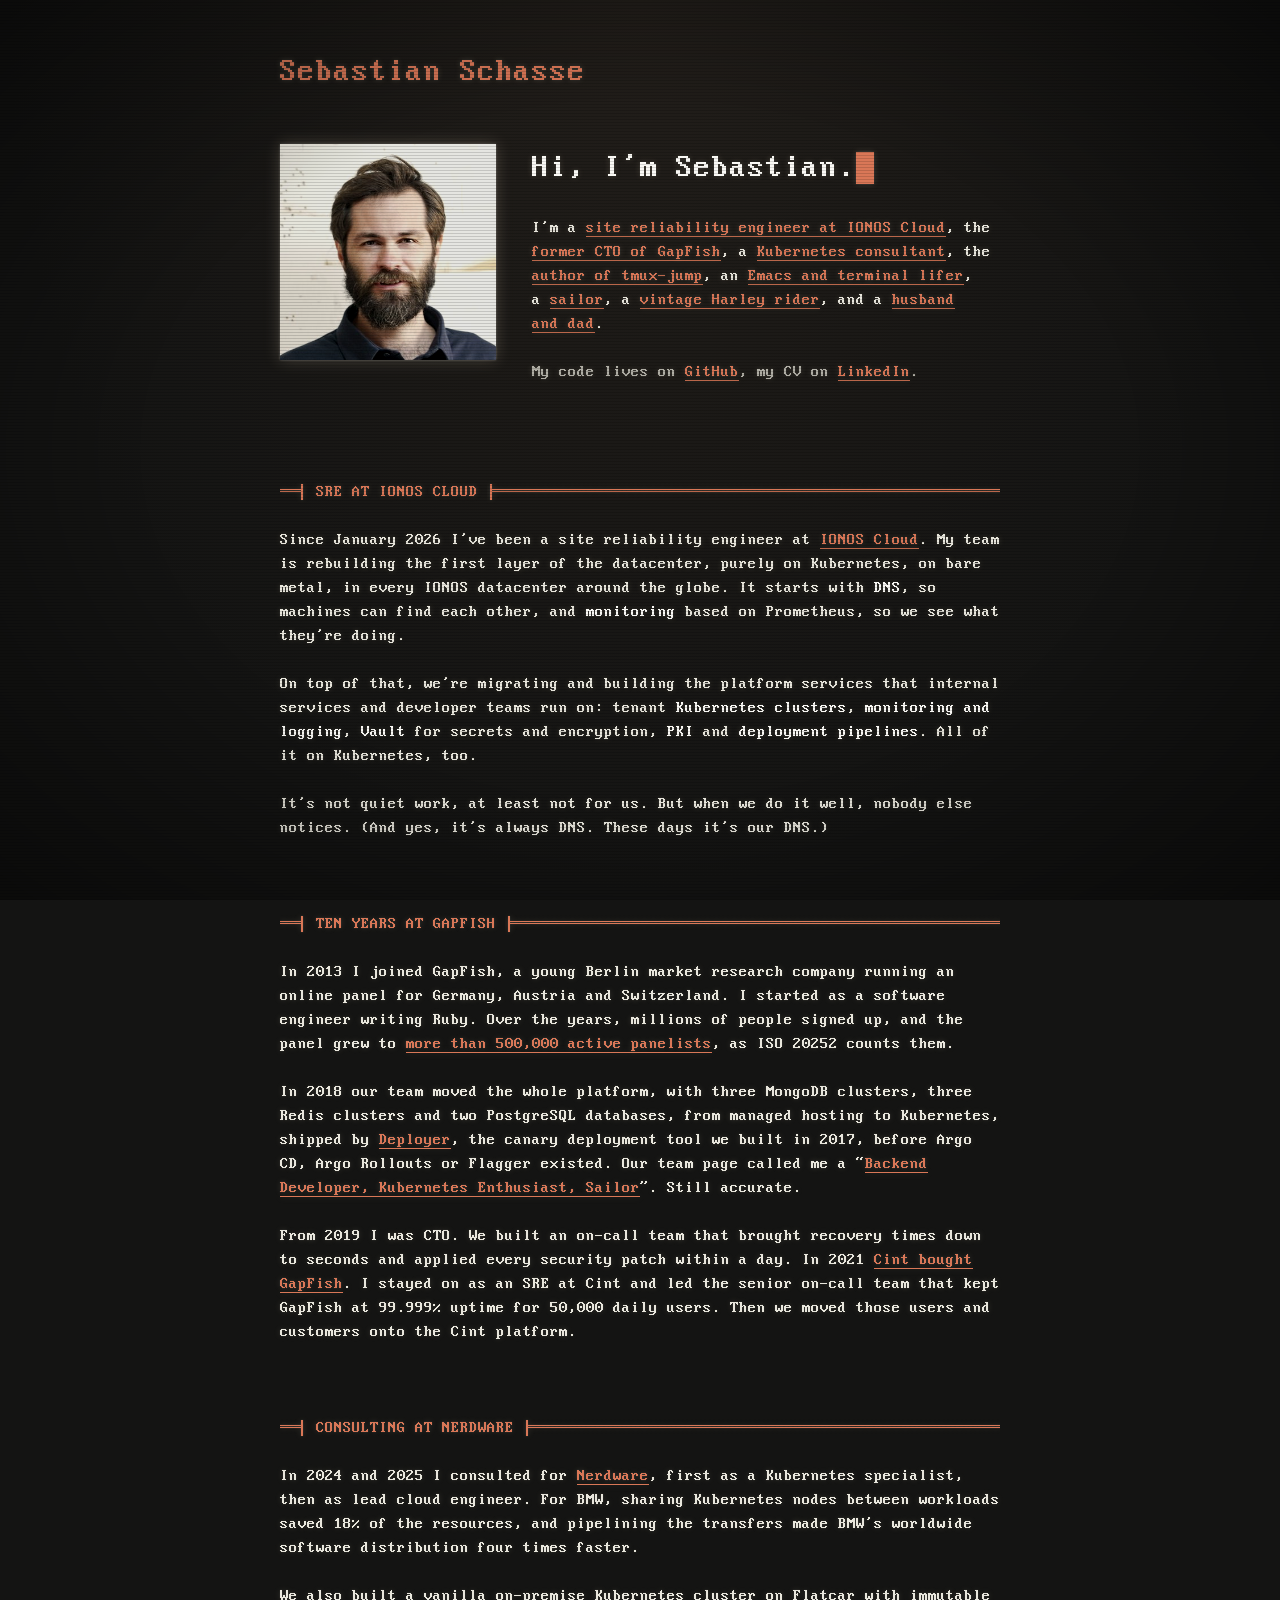
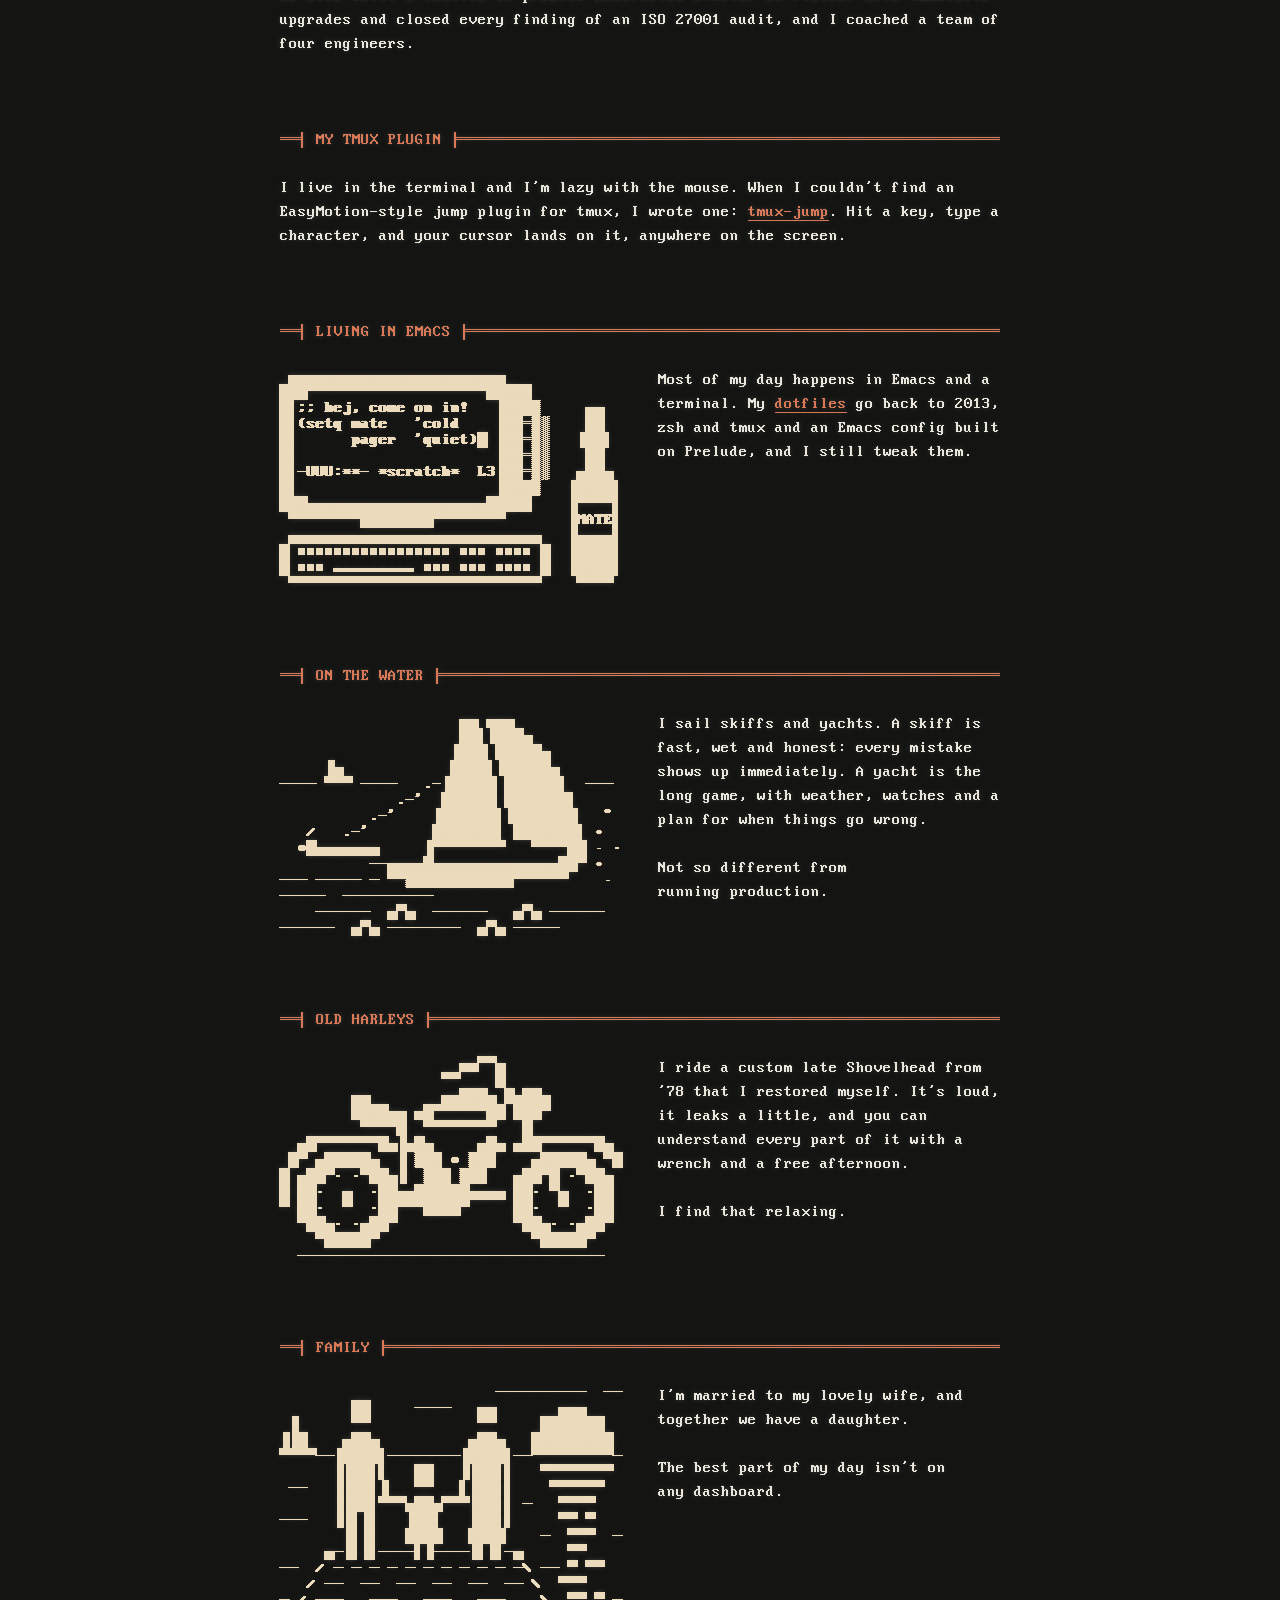
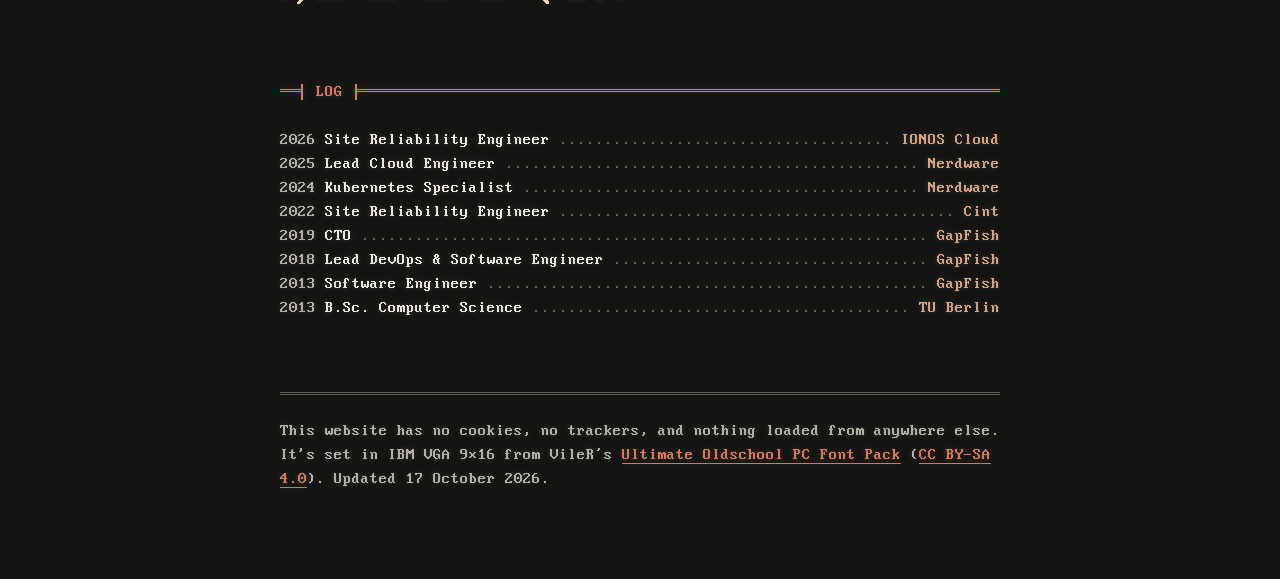
<file: docs/index.html>
<!doctype html>
<!--
  ╔════════════════════════════════════════════╗
  ║                                            ║
  ║  Hello, fellow view-source reader.         ║
  ║                                            ║
  ║  This is one HTML file, one stylesheet     ║
  ║  and one font. No JavaScript, no classes,  ║
  ║  no ids, no cookies, no build step.        ║
  ║                                            ║
  ╚════════════════════════════════════════════╝
-->
<html lang="en">
<head>
  <meta charset="utf-8">
  <meta http-equiv="Content-Security-Policy" content="default-src 'none'; style-src 'self'; font-src 'self'; img-src 'self'; base-uri 'none'; form-action 'none'">
  <meta name="viewport" content="width=device-width, initial-scale=1">
  <title>Sebastian Schasse</title>
  <meta name="description" content="I’m a site reliability engineer at IONOS Cloud, the former CTO of GapFish, a Kubernetes consultant, the author of tmux-jump, an Emacs and terminal lifer, a sailor, a vintage Harley rider, and a husband and dad.">
  <meta name="author" content="Sebastian Schasse">
  <meta name="color-scheme" content="dark">
  <meta name="theme-color" content="#141413">
  <link rel="canonical" href="https://sebastianschasse.de/">
  <link rel="icon" href="favicon.svg" type="image/svg+xml">
  <link rel="preload" href="fonts/WebPlus_IBM_VGA_9x16.woff2" as="font" type="font/woff2" crossorigin>
  <link rel="stylesheet" href="style.css">
  <link rel="me" href="https://github.com/schasse">
  <meta property="og:type" content="profile">
  <meta property="og:title" content="Sebastian Schasse">
  <meta property="og:description" content="Site reliability engineer at IONOS Cloud in Berlin. Former CTO of GapFish. Sailor, vintage Harley rider, Emacs lifer, husband and dad.">
  <meta property="og:url" content="https://sebastianschasse.de/">
  <meta property="og:image" content="https://sebastianschasse.de/me.jpg">
</head>
<body>
  <header>
    <h1>Sebastian Schasse</h1>
    <figure>
      <img src="me.jpg" alt="Sebastian’s face: brown hair, full beard, a slight smile" width="380" height="380">
    </figure>
    <p>Hi, I’m Sebastian.</p>
    <p>I’m a <a href="#:~:text=SRE%20at%20IONOS%20Cloud">site reliability engineer at IONOS Cloud</a>, the <a href="#:~:text=Ten%20years%20at%20GapFish">former CTO of GapFish</a>, a <a href="#:~:text=Consulting%20at%20Nerdware">Kubernetes consultant</a>, the <a href="#:~:text=My%20tmux%20plugin">author of tmux-jump</a>, an <a href="#:~:text=Living%20in%20Emacs">Emacs and terminal lifer</a>, a <a href="#:~:text=On%20the%20water">sailor</a>, a <a href="#:~:text=Old%20Harleys">vintage Harley rider</a>, and a <a href="#:~:text=Family">husband and dad</a>.</p>
    <p>My code lives on <a href="https://github.com/schasse">GitHub</a>, my CV on <a href="https://www.linkedin.com/in/sebastian-schasse">LinkedIn</a>.</p>
  </header>

  <main>
    <section>
      <h2>SRE at IONOS Cloud</h2>
      <p>Since January 2026 I’ve been a site reliability engineer at <a href="https://cloud.ionos.de/">IONOS Cloud</a>. My team is rebuilding the first layer of the datacenter, purely on Kubernetes, on bare metal, in every IONOS datacenter around the globe. It starts with <b>DNS</b>, so machines can find each other, and <b>monitoring</b> based on Prometheus, so we see what they’re doing.</p>
      <p>On top of that, we’re migrating and building the platform services that internal services and developer teams run on: tenant <b>Kubernetes clusters</b>, <b>monitoring and logging</b>, <b>Vault</b> for secrets and encryption, <b>PKI</b> and <b>deployment pipelines</b>. All of it on Kubernetes, too.</p>
      <p>It’s not quiet work, at least not for us. But when we do it well, nobody else notices. (And yes, it’s always DNS. These days it’s our DNS.)</p>
    </section>

    <section>
      <h2>Ten years at GapFish</h2>
      <p>In 2013 I joined GapFish, a young Berlin market research company running an online panel for Germany, Austria and Switzerland. I started as a software engineer writing Ruby. Over the years, millions of people signed up, and the panel grew to <a href="https://web.archive.org/web/20210618153923/https://gapfish.com/">more than 500,000 active panelists</a>, as ISO 20252 counts them.</p>
      <p>In 2018 our team moved the whole platform, with three MongoDB clusters, three Redis clusters and two PostgreSQL databases, from managed hosting to Kubernetes, shipped by <a href="https://github.com/gapfish/deployer">Deployer</a>, the canary deployment tool we built in 2017, before Argo CD, Argo Rollouts or Flagger existed. Our team page called me a “<a href="https://web.archive.org/web/20171206112215/https://devs.gapfish.com/">Backend Developer, Kubernetes Enthusiast, Sailor</a>”. Still accurate.</p>
      <p>From 2019 I was CTO. We built an on-call team that brought recovery times down to seconds and applied every security patch within a day. In 2021 <a href="https://news.cision.com/cint-ab/r/cint-acquires-gapfish--offering-access-to-premium-quality-audiences-in-the-dach-region,c3358812">Cint bought GapFish</a>. I stayed on as an SRE at Cint and led the senior on-call team that kept GapFish at 99.999% uptime for 50,000 daily users. Then we moved those users and customers onto the Cint platform.</p>
    </section>

    <section>
      <h2>Consulting at Nerdware</h2>
      <p>In 2024 and 2025 I consulted for <a href="https://nerdware.dev/">Nerdware</a>, first as a Kubernetes specialist, then as lead cloud engineer. For BMW, sharing Kubernetes nodes between workloads saved 18% of the resources, and pipelining the transfers made BMW’s worldwide software distribution four times faster.</p>
      <p>We also built a vanilla on-premise Kubernetes cluster on Flatcar with immutable upgrades and closed every finding of an ISO 27001 audit, and I coached a team of four engineers.</p>
    </section>

    <section>
      <h2>My tmux plugin</h2>
      <p>I live in the terminal and I’m lazy with the mouse. When I couldn’t find an EasyMotion-style jump plugin for tmux, I wrote one: <a href="https://github.com/schasse/tmux-jump">tmux-jump</a>. Hit a key, type a character, and your cursor lands on it, anywhere on the screen.</p>    </section>

    <section>
      <h2>Living in Emacs</h2>
      <pre role="img" aria-label="ASCII art: a 1980s terminal running Emacs, a cold bottle of Club-Mate beside it">
 ▄▄▄▄▄▄▄▄▄▄▄▄▄▄▄▄▄▄▄▄▄▄▄▄
███▀▀▀▀▀▀▀▀▀▀▀▀▀▀▀▀▀▀▀▀███▓▓
█▌;; hej, come on in!   ▐█▓▓▒     ▄▄
█▌(setq mate   'cold    ▐█▓═▒░    ██
█▌      pager  'quiet)█ ▐█▓═▒░   ▐██▌
█▌                      ▐█▓═▒░    ██
█▌-UUU:**- *scratch*  L3▐█▓═▒░   ▄██▄
█▌                      ▐█▓▓▒   ▐████▌
███▄▄▄▄▄▄▄▄▄▄▄▄▄▄▄▄▄▄▄▄███▓▓    ▐▀▀▀▀▌
 ▀▀▀▀▀▀▀▀████████▀▀▀▀▀▀▀▀       ▐MATE▌
 ▄▄▄▄▄▄▄▄▄▄▄▄▄▄▄▄▄▄▄▄▄▄▄▄▄▄▄▄   ▐▄▄▄▄▌
█ ■■■■■■■■■■■■■■■■■ ■■■ ■■■■ █  ▐████▌
█ ■■■ ▬▬▬▬▬▬▬▬▬ ■■■ ■■■ ■■■■ █  ▐████▌
 ▀▀▀▀▀▀▀▀▀▀▀▀▀▀▀▀▀▀▀▀▀▀▀▀▀▀▀▀    ▀▀▀▀</pre>
      <p>Most of my day happens in Emacs and a terminal. My <a href="https://github.com/schasse/dotfiles">dotfiles</a> go back to 2013, zsh and tmux and an Emacs config built on Prelude, and I still tweak them.</p>    </section>

    <section>
      <h2>On the water</h2>
      <pre role="img" aria-label="ASCII art: a sailing skiff speeding along, a sailor out on the trapeze">
                    ▄▄ ▄▄▄
                    ██▌▐███▄
                   ▐███ █████▄
     ▐▄            ████▌▐█████▄
──── ▀▀▀ ────   .-▐█████ ██████▌  ───
             .-'  ██████ ███████▌
          .-'    ▐██████▌▐███████   °
   /   .-'       ███████▌ ███████▌ •
  ●█▄▄▄▄▄▄▄     ▐▀▀▀▀▀▀▀▀   ▀▀▀▀██ · ∙
          ──▄▄▄▄█▄▄▄▄▄▄▄▄▄▄▄▄▄▄██▀ •
─── ───── ─ ▀▀▓▓▓▓▓▓▓▓▓▓▓▓▀▀▀▀▀▀    ·
─────  ──────────
    ──────  ▄▀▄  ──────   ▄▀▄ ──────
──────  ▄▀▄ ────────  ▄▀▄ ─────</pre>
      <p>I sail skiffs and yachts. A skiff is fast, wet and honest: every mistake shows up immediately. A yacht is the long game, with weather, watches and a plan for when things go wrong.</p>
      <p>Not so different from running production.</p>
    </section>

    <section>
      <h2>Old Harleys</h2>
      <pre role="img" aria-label="ASCII art: a vintage V-twin motorcycle seen from the side">
                    ▄▄▀▀▄
                  ▀▀    █
        ▄▄        ▄▄███▄ █▄██▄
        ████▄▄ ▄█▀▀▀▀▀▀██ ███▀
         ▀▀▀▀█  ▀▀▀▀▀▀▀▀   █
  ▄█▀▀▀▀▀▀▀█▄▐▄█▄     ▄█▄ ▄██▀▀▀▀▀▀█▄
 █▀ ▄█████▄  ▐ ▓▓▓ ● ▓▓▓    ▄█████▄ ▀█
█ ▄██▀∙ ∙▀██▄▐  ▓▓▓ ▓▓▓   ▄██▀█ ∙▀██▄
█ ██∙  ▄  ∙██▄▄██████▄▄▄▄ ██∙ ▀▄  ∙██
▀ ██∙  ▀  ∙██▀▀▀████▀     ██∙  ▀  ∙██
  ▀██▄∙ ∙▄██▀             ▀██▄∙ ∙▄██▀
    ▀█████▀                 ▀█████▀
  ──────────────────────────────────</pre>
      <p>I ride a custom late Shovelhead from ’78 that I restored myself. It’s loud, it leaks a little, and you can understand every part of it with a wrench and a free afternoon.</p>
      <p>I find that relaxing.</p>
    </section>

    <section>
      <h2>Family</h2>
      <pre role="img" aria-label="ASCII art: two parents and a small daughter holding hands on a jetty at sunset">
                        ──────────  ──
        ██     ────   ▄▄       ▄▄▄
 ▐      ▀▀            ▀▀     ███████
▐▐█    ▄██▄          ▄██▄   █████████
▀▀▀▀──▐████▌────────▐████▌──▀▀▀▀▀▀▀▀▀─
      ▐▐██▌▌   ██   ▐▐██▌▌   ▀▀▀▀▀▀▀▀
 ──   ▐▐██▌▐   ▀▀   ▌▐██▌▌    ▀▀▀▀▀▀
      ▐▐██▌▀▀▀▄██▄▀▀▀▐██▌▌ ─   ▀▀▀▀
───   ▐▐▌▐▌   ▐██▌   ▐██▌▌     ▀▀ ▀
       ▐▌▐▌   ████   ████    ─  ▀▀▀  ─
     ▄─▐▌▐▌────▌▐────▐▌▐▌─▄     ▀▀
──  / ─ ─ ─ ─ ─ ─ ─ ─ ─ ─ ─\ ── ▀ ▀▀
   / ──  ──  ──  ──  ──  ── \  ▀▀▀
─ / ───   ───   ───   ───    \  ▀▀ ▀ ─</pre>
      <p>I’m married to my lovely wife, and together we have a daughter.</p>
      <p>The best part of my day isn’t on any dashboard.</p>
    </section>

    <section>
      <h2>Log</h2>
      <ol reversed>
        <li><time datetime="2026-01">2026</time> Site Reliability Engineer <span>IONOS Cloud</span></li>
        <li><time datetime="2025-01">2025</time> Lead Cloud Engineer <span>Nerdware</span></li>
        <li><time datetime="2024-03">2024</time> Kubernetes Specialist <span>Nerdware</span></li>
        <li><time datetime="2022-11">2022</time> Site Reliability Engineer <span>Cint</span></li>
        <li><time datetime="2019-04">2019</time> CTO <span>GapFish</span></li>
        <li><time datetime="2018-06">2018</time> Lead DevOps &amp; Software Engineer <span>GapFish</span></li>
        <li><time datetime="2013-04">2013</time> Software Engineer <span>GapFish</span></li>
        <li><time datetime="2013-03">2013</time> <abbr title="Bachelor of Science">B.Sc.</abbr> Computer Science <span>TU Berlin</span></li>
      </ol>
    </section>
  </main>

  <footer>
    <p>This website has no cookies, no trackers, and nothing loaded from anywhere else. It's set in IBM VGA 9×16 from VileR’s <a href="https://int10h.org/oldschool-pc-fonts/">Ultimate Oldschool PC Font Pack</a> (<a href="https://creativecommons.org/licenses/by-sa/4.0/">CC BY-SA 4.0</a>). Updated <time datetime="2026-10-17">17 October 2026</time>.</p>
  </footer>
</body>
</html>
</file>
<file: docs/style.css>
/*
 * sebastianschasse.de
 *
 * One stylesheet for one HTML page. No classes, no ids, no JavaScript:
 * everything is styled through elements, structure and attributes.
 *
 * Screen = a warm BBS terminal, dark only; every glyph and the photo glow softly.
 * Print  = plain ink.
 *
 * Colours: the warm palette of Anthropic (slate, ivory, clay, kraft,
 * manilla, oat), with ideas borrowed from 1X: soft light, no pure black
 * or white, hierarchy by brightness instead of weight.
 *
 * Type: IBM VGA 9x16 (WebPlus) from The Ultimate Oldschool PC Font Pack
 *       by VileR - https://int10h.org/oldschool-pc-fonts/
 *       CC BY-SA 4.0 - https://creativecommons.org/licenses/by-sa/4.0/
 *       Converted from WOFF to WOFF2; glyphs unchanged.
 *       It is a pixel font: keep every size at 16px or 32px.
 */

@font-face {
  font-family: "IBM VGA";
  src: url("fonts/WebPlus_IBM_VGA_9x16.woff2") format("woff2");
  font-display: swap;
}

/* ----------------------------------------------------------------------
   Palette
   ---------------------------------------------------------------------- */

:root {
  color-scheme: dark;

  --mono: "IBM VGA", ui-monospace, "SF Mono", Menlo, Consolas, "DejaVu Sans Mono", monospace;

  /* the screen */
  --bg: #141413;       /* slate dark */
  --ink: #e8e6dc;      /* ivory dark */
  --dim: #b0aea5;      /* cloud medium */
  --accent: #d97757;   /* clay */
  --accent-2: #d4a27f; /* kraft */
  --hi: #faf9f5;       /* ivory light */
  --warm: #ebdbbc;     /* manilla */
  --rule: #5e5d59;     /* slate light */
  --glow: 0 0 1px rgb(250 249 245 / .3), 0 0 6px rgb(235 219 188 / .18);
  --img-glow: drop-shadow(0 0 1px rgb(250 249 245 / .3)) drop-shadow(0 0 8px rgb(235 219 188 / .22));
}


/* ----------------------------------------------------------------------
   Base
   ---------------------------------------------------------------------- */

*,
*::before,
*::after {
  box-sizing: border-box;
}

html {
  background: var(--bg);
  color: var(--ink);
  font: 100%/1.5 var(--mono);
  font-synthesis: none;
  font-variant-ligatures: none;
  -webkit-text-size-adjust: 100%;
  text-size-adjust: 100%;
  scrollbar-color: var(--accent) var(--bg);
}

body {
  max-width: calc(80ch + 4rem); /* an 80-column screen */
  margin: 0 auto;
  padding: 3rem 2rem 4rem;
  text-shadow: var(--glow);
}

::selection,
::target-text {
  background: var(--accent);
  color: var(--bg);
  text-shadow: none;
}

/* The VGA font has one weight and no italics: emphasis is brightness. */
h1, h2, h3, b, strong {
  font-weight: normal;
}

b, strong {
  color: var(--hi);
}

em, i {
  font-style: normal;
  color: var(--accent-2);
}

p {
  margin: 0 0 1.5rem;
  text-wrap: pretty;
}

a {
  color: var(--accent);
  text-decoration: underline;
  text-decoration-thickness: 1px;
  text-underline-offset: .25em;
}

a:hover {
  background: var(--accent);
  color: var(--bg);
  text-decoration: none;
  text-shadow: none;
}

a:focus-visible {
  outline: 2px dashed var(--hi);
  outline-offset: 2px;
}

time,
small {
  color: var(--dim);
  font-size: 1em;
}

abbr[title] {
  text-decoration: none;
}

pre {
  margin: 0;
  font: inherit;
  line-height: 1;
  white-space: pre;
}

img {
  display: block;
  max-width: 100%;
  height: auto;
}

/* ----------------------------------------------------------------------
   Header: name, portrait beside the hello
   ---------------------------------------------------------------------- */

header {
  display: grid;
  grid-template-columns: 24ch 1fr;
  column-gap: 4ch;
  align-items: start;
}

h1 {
  grid-column: 1 / -1;
  margin: 0 0 3rem;
  font-size: 2rem;
  line-height: 1.5;
  color: var(--accent);
  text-shadow: var(--glow);
}

header > figure {
  grid-column: 1;
  grid-row: 2 / span 3;
}

header > p {
  grid-column: 2;
}

/* "Hi, I'm Sebastian." in double size, with a cursor that breathes
   four times and then stays lit (well under five seconds). */
header > p:first-of-type {
  font-size: 2rem;
  line-height: 1.5;
  color: var(--hi);
  text-shadow: var(--glow);
}

header > p:first-of-type::after {
  content: "█";
  color: var(--accent);
  animation: breathe 1.2s ease-in-out 4 alternate;
}

@keyframes breathe {
  to {
    opacity: .2;
  }
}

header > p:last-of-type {
  color: var(--dim);
}

figure {
  margin: 0;
}

/* ----------------------------------------------------------------------
   Sections and NFO-style headings:  ══╡ SRE AT IONOS CLOUD ╞═════════
   ---------------------------------------------------------------------- */

section {
  margin-top: 4.5rem;
}

h2 {
  display: flex;
  gap: 1ch;
  margin: 0 0 1.5rem;
  font-size: 1rem;
  text-transform: uppercase;
  white-space: nowrap;
  overflow: hidden;
  color: var(--accent);
  text-shadow: var(--glow);
}

h2::before {
  content: "══╡";
}

h2::after {
  content: "╞════════════════════════════════════════════════════════════════════════════════";
  flex: 1;
  min-width: 0;
  overflow: hidden;
}

/* ASCII art beside the words. Each piece is at most 38 columns
   (38 x 9/16em = 21.375em): shrink it when the screen is narrower. */
section:has(> pre) {
  display: grid;
  grid-template-columns: 38ch 1fr;
  column-gap: 4ch;
  align-items: start;
  container-type: inline-size;
}

section:has(> pre) > h2 {
  grid-column: 1 / -1;
}

section:has(> pre) > pre {
  grid-column: 1;
  grid-row: 2 / span 3;
  font-size: min(1rem, 100cqi / 21.375);
  color: var(--warm);
  text-shadow: .6px 0 currentColor, -.6px 0 currentColor, var(--glow);
}

section:has(> pre) > p {
  grid-column: 2;
}

/* ----------------------------------------------------------------------
   The log: newest first, dot leaders between role and company
   ---------------------------------------------------------------------- */

ol {
  margin: 0;
  padding: 0;
  list-style: none;
}

ol > li {
  display: flex;
  gap: 1ch;
}

ol > li > time {
  flex: none;
  width: 4ch;
}

ol > li > span {
  display: flex;
  flex: 1;
  gap: 1ch;
  min-width: 0;
  color: var(--accent-2);
}

ol > li > span::before {
  content: "................................................................................";
  flex: 1;
  min-width: 2ch;
  overflow: hidden;
  color: var(--rule);
}

/* ----------------------------------------------------------------------
   Footer: colophon
   ---------------------------------------------------------------------- */

footer {
  margin-top: 4.5rem;
  padding-top: 1.5rem;
  border-top: 3px double var(--rule);
  color: var(--dim);
}

/* ----------------------------------------------------------------------
   The screen: scanlines, a warm glow from above, and a soft vignette
   ---------------------------------------------------------------------- */

@media screen {
  html {
    background:
      radial-gradient(ellipse at 50% 0%, #221e1a 0%, transparent 70%) fixed,
      var(--bg);
  }

  body::before {
    content: "";
    position: fixed;
    inset: 0;
    z-index: 1;
    pointer-events: none;
    background:
      repeating-linear-gradient(transparent 0 2px, rgb(0 0 0 / .14) 2px 3px),
      radial-gradient(ellipse at center, transparent 55%, rgb(0 0 0 / .45) 100%);
  }

  img {
    filter: sepia(.15) brightness(.88) contrast(1.05) var(--img-glow);
  }
}

/* ----------------------------------------------------------------------
   Narrow screens
   ---------------------------------------------------------------------- */

@media (max-width: 47.99rem) {
  body {
    padding: 2rem 1rem 3rem;
  }

  header,
  section:has(> pre) {
    display: block;
  }

  header > figure {
    width: 24ch;
    margin-bottom: 2.5rem;
  }

  section:has(> pre) > pre {
    margin-bottom: 1.5rem;
  }

  ol > li {
    flex-wrap: wrap;
    column-gap: 1ch;
  }

  ol > li > span {
    flex-basis: 100%;
    padding-left: 5ch;
  }

  ol > li > span::before {
    display: none;
  }
}

/* ----------------------------------------------------------------------
   Preferences and print
   ---------------------------------------------------------------------- */

@media (prefers-reduced-motion: reduce) {
  *,
  *::before,
  *::after {
    animation: none !important;
  }
}

@media (prefers-contrast: more) {
  :root {
    --glow: 0 0 0 transparent;
    --img-glow: drop-shadow(0 0 0 transparent);
    --dim: var(--ink);
  }

  body::before {
    content: none;
  }
}

@media print {
  :root {
    --bg: #fff;
    --ink: #000;
    --dim: #333;
    --accent: #000;
    --accent-2: #000;
    --hi: #000;
    --warm: #000;
    --rule: #999;
    --glow: 0 0 0 transparent;
  }

  html,
  body {
    background: none;
    box-shadow: none;
  }

  body {
    max-width: none;
    padding: 0;
  }

  body::before,
  header > p:first-of-type::after {
    content: none;
  }

  img {
    filter: none;
  }

  a {
    text-decoration: none;
  }

  a[href^="http"]::after {
    content: " <" attr(href) ">";
    color: var(--dim);
  }

  pre,
  figure,
  section {
    break-inside: avoid;
  }
}
</file>
